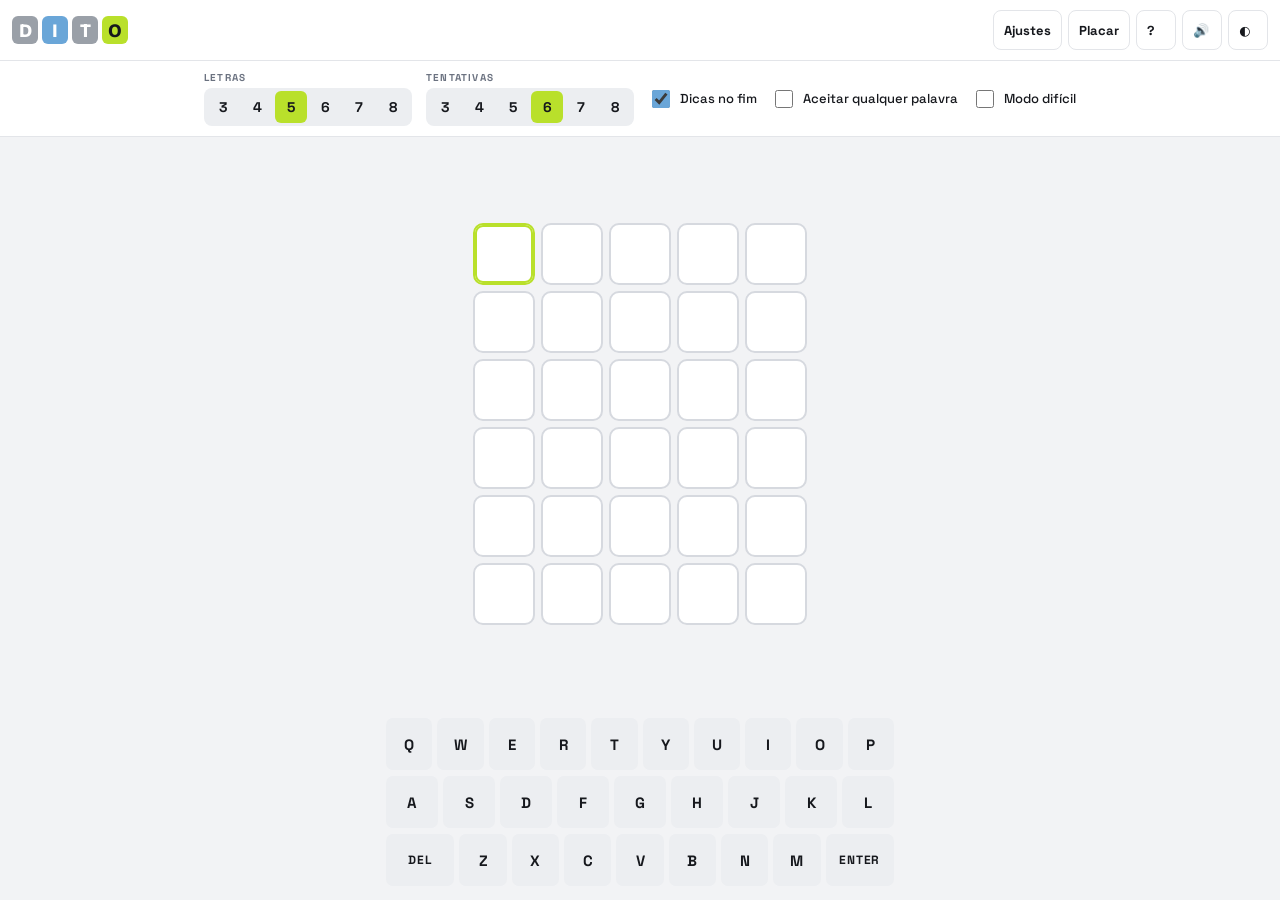
<file: index.html>
<!DOCTYPE html>
<html lang="pt-BR">
<head>
<meta charset="utf-8">
<meta name="viewport" content="width=device-width, initial-scale=1, viewport-fit=cover">
<meta name="description" content="Dito — jogo de adivinhar palavras em português, no estilo Wordle/Termo.">
<meta name="theme-color" id="metaTheme" content="#f2f3f5">
<meta name="mobile-web-app-capable" content="yes">
<meta name="apple-mobile-web-app-capable" content="yes">
<meta name="apple-mobile-web-app-status-bar-style" content="black-translucent">
<link rel="icon" href="data:image/svg+xml,%3Csvg xmlns='http://www.w3.org/2000/svg' viewBox='0 0 64 64'%3E%3Crect width='64' height='64' rx='14' fill='%23b9e02b'/%3E%3Ctext x='32' y='45' font-family='Arial,sans-serif' font-size='36' font-weight='800' text-anchor='middle' fill='%2316181d'%3ED%3C/text%3E%3C/svg%3E">
<title>Dito — adivinhe a palavra</title>
<link rel="preconnect" href="https://fonts.googleapis.com">
<link rel="preconnect" href="https://fonts.gstatic.com" crossorigin>
<link href="https://fonts.googleapis.com/css2?family=Bricolage+Grotesque:opsz,wght@12..96,600;12..96,800&family=Space+Grotesk:wght@500;700&display=swap" rel="stylesheet">
<link rel="stylesheet" href="style.css?v=7">
</head>
<body>

<header>
  <div class="brand" aria-label="Dito"><span>D</span><span>I</span><span>T</span><span>O</span></div>
  <div class="tools">
    <button class="icon-btn" id="btnConfig" aria-expanded="true">Ajustes</button>
    <button class="icon-btn" id="btnStats">Placar</button>
    <button class="icon-btn" id="btnHelp" aria-label="Como jogar">?</button>
    <button class="icon-btn" id="btnSound" aria-label="Ativar ou desativar som" aria-pressed="true">🔊</button>
    <button class="icon-btn" id="btnTheme" aria-label="Alternar tema">◐</button>
  </div>
</header>

<section class="config" id="config">
  <div class="field">
    <label>Letras</label>
    <div class="seg" id="segLen" role="group" aria-label="Número de letras"></div>
  </div>
  <div class="field">
    <label>Tentativas</label>
    <div class="seg" id="segTries" role="group" aria-label="Número de tentativas"></div>
  </div>
  <label class="check"><input type="checkbox" id="optHints" checked> Dicas no fim</label>
  <label class="check"><input type="checkbox" id="optFree"> Aceitar qualquer palavra</label>
  <label class="check"><input type="checkbox" id="optHard"> Modo difícil</label>
</section>

<main>
  <div id="hint" aria-live="polite"></div>
  <div id="board" role="grid" aria-label="Tabuleiro"></div>
  <div id="end"></div>
</main>

<div id="keyboard"></div>
<div id="toast" aria-live="polite"></div>

<div class="sheet" id="sheetHelp">
  <div class="sheet-card">
    <h2>Como jogar</h2>
    <p>Descubra a palavra secreta antes de acabarem as tentativas. Cada palpite precisa ter o número de letras escolhido.</p>
    <div class="legend"><div class="t correct" style="background:var(--correct);color:var(--correct-ink)">L</div> A letra está na palavra e na posição certa.</div>
    <div class="legend"><div class="t present" style="background:var(--present);color:var(--present-ink)">U</div> A letra está na palavra, mas em outra posição.</div>
    <div class="legend"><div class="t absent" style="background:var(--absent);color:var(--absent-ink)">Z</div> A letra não aparece na palavra.</div>
    <p>Acentos são preenchidos automaticamente: digite <b>avo</b> e, se a resposta for <b>avô</b>, vale igual. O cedilha entra como <b>C</b>.</p>
    <p>No <b>modo difícil</b>, todas as pistas reveladas precisam ser usadas no palpite seguinte.</p>
    <button class="btn ghost close" data-close>Fechar</button>
  </div>
</div>

<div class="sheet" id="sheetStats">
  <div class="sheet-card">
    <h2>Placar</h2>
    <p>Somando todos os tamanhos de palavra, salvo neste navegador.</p>
    <div class="stats">
      <div class="stat"><b id="stPlayed">0</b><span>Jogos</span></div>
      <div class="stat"><b id="stWins">0</b><span>Vitórias</span></div>
      <div class="stat"><b id="stRate">0%</b><span>Aproveitamento</span></div>
      <div class="stat"><b id="stStreak">0</b><span>Sequência</span></div>
    </div>
    <button class="btn ghost close" data-close>Fechar</button>
  </div>
</div>

<script src="script.js?v=7"></script>
</body>
</html>
</file>
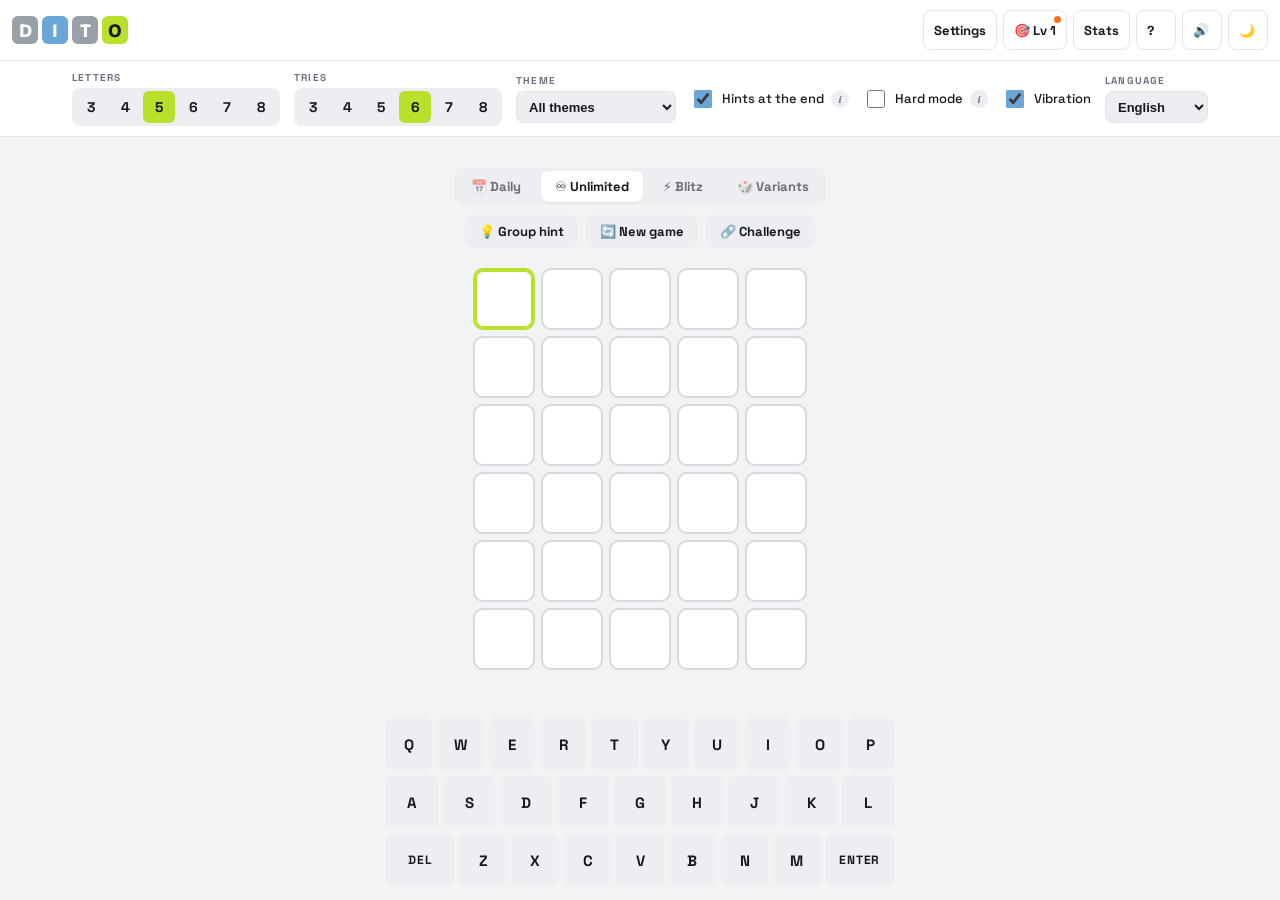
<file: wwwroot/index.html>
<!DOCTYPE html>
<html lang="pt-BR">
<head>
<meta charset="utf-8">
<meta name="viewport" content="width=device-width, initial-scale=1, viewport-fit=cover">
<meta name="description" content="Dito — jogo de adivinhar palavras em português, no estilo Wordle/Termo." data-en-content="Dito — a word guessing game in Portuguese and English, in the style of Wordle.">
<meta name="theme-color" id="metaTheme" content="#f2f3f5">
<meta name="mobile-web-app-capable" content="yes">
<meta name="apple-mobile-web-app-capable" content="yes">
<meta name="apple-mobile-web-app-status-bar-style" content="black-translucent">
<link rel="icon" href="data:image/svg+xml,%3Csvg xmlns='http://www.w3.org/2000/svg' viewBox='0 0 64 64'%3E%3Crect width='64' height='64' rx='14' fill='%23b9e02b'/%3E%3Ctext x='32' y='45' font-family='Arial,sans-serif' font-size='36' font-weight='800' text-anchor='middle' fill='%2316181d'%3ED%3C/text%3E%3C/svg%3E">
<title data-en="Dito — guess the word">Dito — adivinhe a palavra</title>
<script>
/* idioma, decidido antes de desenhar a página (script.js lê de <html lang>):
   1) link de desafio (#w=..., 6º campo) — a palavra só existe no idioma de quem criou;
   2) ?lang=pt|en na URL; 3) escolha salva no seletor ('dito:lang');
   4) idioma do navegador (português → pt, qualquer outro → en) */
(function(){
  var lang = null, h = location.hash;
  if(h.indexOf('#w=')===0){
    try{ lang = decodeURIComponent(atob(h.slice(3))).split('.')[5]==='en' ? 'en' : 'pt'; }catch(e){}
  }
  if(!lang){ var q = /[?&]lang=(pt|en)\b/.exec(location.search); if(q) lang = q[1]; }
  if(!lang){ try{ lang = localStorage.getItem('dito:lang'); }catch(e){} }
  if(lang!=='pt' && lang!=='en'){
    var list = navigator.languages && navigator.languages.length ? navigator.languages : [navigator.language || ''];
    lang = 'en';
    for(var i=0;i<list.length;i++){
      var x = String(list[i]).toLowerCase();
      if(x.indexOf('pt')===0){ lang = 'pt'; break; }
      if(x.indexOf('en')===0) break;
    }
  }
  document.documentElement.lang = lang==='en' ? 'en' : 'pt-BR';
})();
</script>
<link rel="preconnect" href="https://fonts.googleapis.com">
<link rel="preconnect" href="https://fonts.gstatic.com" crossorigin>
<link href="https://fonts.googleapis.com/css2?family=Bricolage+Grotesque:opsz,wght@12..96,600;12..96,800&family=Space+Grotesk:wght@500;700&display=swap" rel="stylesheet">
<link rel="stylesheet" href="style.css?v=28">
</head>
<body>

<header>
  <div class="brand" aria-label="Dito"><span>D</span><span>I</span><span>T</span><span>O</span></div>
  <div class="tools">
    <button class="icon-btn" id="btnConfig" aria-expanded="true" data-en="Settings">Ajustes</button>
    <button class="icon-btn" id="btnProfile" title="Nível e missões do dia" data-en-title="Level and daily missions">🎯 Nv 1</button>
    <button class="icon-btn" id="btnStats" data-en="Stats">Placar</button>
    <button class="icon-btn" id="btnHelp" aria-label="Como jogar" data-en-label="How to play">?</button>
    <button class="icon-btn" id="btnSound" aria-label="Ativar ou desativar som" data-en-label="Turn sound on or off" aria-pressed="true">🔊</button>
    <button class="icon-btn" id="btnTheme" aria-label="Alternar visual (claro, escuro, 3D)" data-en-label="Switch look (light, dark, 3D)">🌙</button>
  </div>
</header>

<section class="config" id="config">
  <div class="field">
    <label data-en="Letters">Letras</label>
    <div class="seg" id="segLen" role="group" aria-label="Número de letras" data-en-label="Number of letters"></div>
  </div>
  <div class="field">
    <label data-en="Tries">Tentativas</label>
    <div class="seg" id="segTries" role="group" aria-label="Número de tentativas" data-en-label="Number of tries"></div>
  </div>
  <div class="field" id="fieldTheme">
    <label data-en="Theme">Tema</label>
    <select id="selTheme" aria-label="Tema das palavras" data-en-label="Word theme"></select>
  </div>
  <label class="check"><input type="checkbox" id="optHints" checked> <span data-en="Hints at the end">Dicas no fim</span>
    <button type="button" class="tip" aria-label="O que é: Dicas no fim" data-en-label="What is: Hints at the end" data-tip="Nas 2 últimas tentativas o jogo dá uma ajuda: primeiro diz uma letra que está na palavra, depois deixa marcada a posição de uma letra." data-en-tip="On your last 2 tries the game helps out: first it tells you a letter that is in the word, then it marks the position of a letter.">i</button></label>
  <label class="check"><input type="checkbox" id="optHard"> <span data-en="Hard mode">Modo difícil</span>
    <button type="button" class="tip end" aria-label="O que é: Modo difícil" data-en-label="What is: Hard mode" data-tip="Toda pista revelada precisa ser usada: as letras verdes ficam travadas no lugar e as azuis têm que aparecer no palpite seguinte. Só dá pra ligar no começo da partida." data-en-tip="Every revealed clue must be used: green letters stay locked in place and blue ones must appear in your next guess. Can only be turned on at the start of a game.">i</button></label>
  <label class="check"><input type="checkbox" id="optVibe" checked> <span data-en="Vibration">Vibração</span></label>
  <div class="field" id="fieldLang">
    <label for="selLang" data-en="Language">Idioma</label>
    <select id="selLang" aria-label="Idioma / Language">
      <option value="pt">Português</option>
      <option value="en">English</option>
    </select>
  </div>
</section>

<main>
  <div class="mode-tabs" id="modeTabs" role="group" aria-label="Modo de jogo" data-en-label="Game mode">
    <button class="tab" id="tabDaily" data-mode="daily" title="Uma palavra de 5 letras por dia, a mesma pra todo mundo" data-en-title="One 5-letter word a day, the same for everyone" data-en="📅 Daily">📅 Diário</button>
    <button class="tab" id="tabFree" data-mode="free" aria-pressed="true" title="Quantas partidas quiser, com as letras, tentativas e tema dos Ajustes" data-en-title="As many games as you like, with the letters, tries and theme from Settings" data-en="♾️ Unlimited">♾️ Infinito</button>
    <button class="tab" id="tabBlitz" data-mode="blitz" title="Contra o relógio: acerte o máximo de palavras em 2min30" data-en-title="Against the clock: guess as many words as you can in 2:30" data-en="⚡ Blitz">⚡ Relâmpago</button>
    <button class="tab" id="tabVariant" data-mode="variant" title="Dueto, Quarteto, Trapaceiro, Corrente, Morte súbita, Passa-e-joga, Mentiroso, Contagem, Memória, Escada e Anagrama" data-en-title="Duet, Quartet, Cheater, Chain, Sudden death, Pass &amp; play, Liar, Count, Memory, Ladder and Anagram">🎲 Variações</button>
  </div>
  <div class="hint-actions">
    <button class="btn ghost" id="btnGroupHint" title="Mostra o grupo temático da palavra secreta (uma vez por partida)" data-en-title="Shows the theme group of the secret word (once per game)" data-en="💡 Group hint">💡 Dica de grupo</button>
    <button class="btn ghost" id="btnNewGame" title="Abandona esta partida e sorteia outra palavra">🔄 Novo jogo</button>
    <button class="btn ghost" id="btnChallenge" title="Copia um link com esta palavra pra um amigo tentar a mesma" data-en-title="Copies a link with this word so a friend can try the same one" data-en="🔗 Challenge">🔗 Desafiar</button>
  </div>
  <div id="blitzBar" hidden aria-live="off"></div>
  <div id="varBar" hidden aria-live="polite"></div>
  <div id="hint" aria-live="polite"></div>
  <div id="board" role="grid" aria-label="Tabuleiro" data-en-label="Board"></div>
  <div id="end"></div>
</main>

<div id="keyboard"></div>
<div id="toast" aria-live="polite"></div>

<div class="sheet" id="sheetHelp">
  <div class="sheet-card">
    <h2 data-en="How to play">Como jogar</h2>
    <div data-lang="pt">
    <p>Descubra a palavra secreta antes de acabarem as tentativas. Cada palpite precisa ter o número de letras escolhido.</p>
    <div class="legend"><div class="t correct" style="background:var(--correct);color:var(--correct-ink)">L</div> A letra está na palavra e na posição certa.</div>
    <div class="legend"><div class="t present" style="background:var(--present);color:var(--present-ink)">U</div> A letra está na palavra, mas em outra posição.</div>
    <div class="legend"><div class="t absent" style="background:var(--absent);color:var(--absent-ink)">Z</div> A letra não aparece na palavra.</div>
    <p>Acentos são preenchidos automaticamente: digite <b>avo</b> e, se a resposta for <b>avô</b>, vale igual. O cedilha entra como <b>C</b>.</p>
    <p>No <b>modo difícil</b>, todas as pistas reveladas precisam ser usadas no palpite seguinte, e as letras verdes já descobertas ficam travadas no lugar. Fora dele você pode chutar qualquer coisa — as verdes só aparecem apagadinhas como lembrete.</p>
    <p>O botão <b>💡 Dica de grupo</b> (uso único por partida) revela a que grupo temático a palavra secreta pertence — animais, comida, emoções, ações... — junto com outra palavra do mesmo grupo como exemplo.</p>
    <p>No modo <b>📅 Diário</b> todo mundo joga a mesma palavra de 5 letras no mesmo dia (uma partida por dia); no <b>♾️ Infinito</b> vale a configuração de letras, tentativas e tema escolhida em Ajustes.</p>
    <p>Em <b>Ajustes → Tema</b>, dá pra restringir o sorteio a uma categoria (animais, comida, emoções...). Tamanhos sem palavra suficiente naquele tema ficam desativados.</p>
    <p>O botão <b>🔗 Desafiar</b> copia, a qualquer momento da partida, um link com a palavra em jogo, para um amigo tentar a mesma — como nenhum dos dois vê a resposta antes de jogar, é um duelo justo. As configurações de dicas e modo difícil vão junto no link e ficam travadas com o valor de quem criou o desafio. Desativado no modo Diário (a palavra já é igual pra todo mundo) e durante um duelo em andamento.</p>
    <p>O botão <b>🔄 Novo jogo</b> abandona a partida atual e sorteia outra a qualquer momento (não disponível no modo Diário).</p>
    <p>No <b>⚡ Relâmpago</b> você corre contra o relógio: 2min30 para acertar o máximo de palavras de 5 letras. Cada acerto devolve <b>30 segundos</b> e vale pontos: 100 + 20 por tentativa que sobrou + 25 por acerto seguido (combo 🔥). Seus 10 melhores resultados ficam salvos neste navegador, no Placar. Dá pra pular uma palavra difícil pagando 10 segundos. O relógio só começa quando você digita a primeira letra.</p>
    <p>No fim de cada partida, a linha <b>🔍</b> mostra quantas palavras ainda eram possíveis depois de cada palpite — dá pra ver qual chute foi mais esperto.</p>
    <p>O botão <b>☀️ / 🌙 / 🌀</b> no topo alterna o visual: claro, escuro e <b>3D</b>, com cores suaves, peças em relevo e teclas que afundam ao apertar. No computador, o tabuleiro acompanha o mouse com uma inclinação sutil.</p>
    <p>Na aba <b>🎲 Variações</b> tem jeitos diferentes de jogar o Infinito: <b>🧩 Dueto</b> e <b>🀄 Quarteto</b> (2 ou 4 palavras ao mesmo tempo, cada palpite vale para todas — as teclas ficam divididas com a cor de cada tabuleiro), <b>😈 Trapaceiro</b> (o jogo foge do seu palpite trocando a palavra), <b>⛓️ Corrente</b> (a palavra acertada vira o 1º palpite da próxima), <b>💀 Morte súbita</b> (3 tentativas, pontos por acerto, o primeiro erro acaba a rodada), <b>👥 Passa-e-joga</b> (duas pessoas revezando no mesmo aparelho), <b>🤥 Mentiroso</b> (um palpite sim, um não, uma casinha mostra a cor errada), <b>🔢 Contagem</b> (sem cores, só quantas letras estão certas), <b>🧠 Memória</b> (só o último palpite fica colorido), <b>🪜 Escada</b> (de 3 a 8 letras, um degrau por acerto) e <b>🔀 Anagrama</b> (as letras vêm embaralhadas, falta achar a ordem).</p>
    <p>No Diário, o botão <b>📚 Arquivo</b> abre um calendário para jogar os dias que você perdeu. A sequência de dias seguidos acertando aparece no Placar.</p>
    <p>Toda partida rende <b>XP</b> e sobe o seu nível. Em <b>🎯</b> ficam as <b>3 missões do dia</b> (iguais pra todo mundo), que dão XP extra.</p>
    <p>No fim da partida dá pra ver o significado da palavra no Dicio e compartilhar o resultado como texto ou como <b>🖼️ imagem</b> (só as cores, sem entregar a palavra).</p>
    <p>Em <b>🎯</b> dá pra <b>entrar com o Google</b> e sincronizar XP, conquistas, placar, recordes e o histórico do diário entre celular e computador (tudo fica numa pasta escondida do seu próprio Google Drive). Se os aparelhos discordarem, nada se perde: fica o maior XP e todas as conquistas e recordes dos dois.</p>
    <p>Jogando, você desbloqueia <b>🏆 conquistas</b> (acertar de primeira, vencer no modo difícil, explorar vários temas...). Veja todas no <b>Placar</b>.</p>
    <p>O jogo existe em <b>português e inglês</b> — cada idioma tem a sua lista de palavras e a sua palavra do dia. Troque em <b>Ajustes → Idioma</b>.</p>
    </div>
    <div data-lang="en">
    <p>Find the secret word before you run out of tries. Every guess must have the chosen number of letters.</p>
    <div class="legend"><div class="t correct" style="background:var(--correct);color:var(--correct-ink)">W</div> The letter is in the word and in the right spot.</div>
    <div class="legend"><div class="t present" style="background:var(--present);color:var(--present-ink)">O</div> The letter is in the word, but in another spot.</div>
    <div class="legend"><div class="t absent" style="background:var(--absent);color:var(--absent-ink)">X</div> The letter is not in the word.</div>
    <p>In <b>hard mode</b>, every revealed clue must be used in your next guess, and green letters you already found stay locked in place. Without it you can guess anything — greens only show up faded as a reminder.</p>
    <p>The <b>💡 Group hint</b> button (once per game) reveals which theme group the secret word belongs to — animals, food, emotions, actions... — along with another word from the same group as an example.</p>
    <p>In <b>📅 Daily</b> mode everyone plays the same 5-letter word on the same day (one game a day); in <b>♾️ Unlimited</b> the letters, tries and theme from Settings apply.</p>
    <p>In <b>Settings → Theme</b> you can limit the draw to one category (animals, food, emotions...). Lengths without enough words in that theme are disabled.</p>
    <p>The <b>🔗 Challenge</b> button copies, at any point during a game, a link with the current word so a friend can try the same one — since neither of you sees the answer before playing, it's a fair duel. The hints and hard mode settings travel with the link and stay locked to the creator's choice. Disabled in Daily mode (the word is already the same for everyone) and during an ongoing duel.</p>
    <p>The <b>🔄 New game</b> button gives up the current game and draws another word at any time (not available in Daily mode).</p>
    <p>In <b>⚡ Blitz</b> you race the clock: 2:30 to guess as many 5-letter words as you can. Each correct word gives you <b>30 seconds</b> back and is worth points: 100 + 20 per unused try + 25 per word in a row (🔥 combo). Your 10 best results are saved in this browser, under Stats. You can skip a hard word for 10 seconds. The clock only starts when you type the first letter.</p>
    <p>At the end of every game, the <b>🔍</b> line shows how many words were still possible after each guess — see which guess was the smartest.</p>
    <p>The <b>☀️ / 🌙 / 🌀</b> button at the top switches the look: light, dark and <b>3D</b>, with soft colors, raised tiles and keys that press down. On a computer, the board follows the mouse with a subtle tilt.</p>
    <p>The <b>🎲 Variants</b> tab has different ways to play Unlimited: <b>🧩 Duet</b> and <b>🀄 Quartet</b> (2 or 4 words at once, every guess counts for all of them — keys are split with each board's color), <b>😈 Cheater</b> (the game dodges your guess by switching words), <b>⛓️ Chain</b> (the word you guessed becomes the 1st guess of the next one), <b>💀 Sudden death</b> (3 tries, points per word, the first miss ends the round), <b>👥 Pass &amp; play</b> (two people taking turns on the same device), <b>🤥 Liar</b> (every other guess, one tile shows the wrong color), <b>🔢 Count</b> (no colors, only how many letters are right), <b>🧠 Memory</b> (only the last guess stays colored), <b>🪜 Ladder</b> (from 3 to 8 letters, one step per win) and <b>🔀 Anagram</b> (the letters come scrambled, you just need the order).</p>
    <p>In Daily, the <b>📚 Archive</b> button opens a calendar to play the days you missed. Your streak of days in a row appears under Stats.</p>
    <p>Every game earns <b>XP</b> and raises your level. Under <b>🎯</b> you'll find the <b>3 daily missions</b> (the same for everyone), which give extra XP.</p>
    <p>At the end of a game you can look up the word in the dictionary and share your result as text or as an <b>🖼️ image</b> (colors only, no spoilers).</p>
    <p>Under <b>🎯</b> you can <b>sign in with Google</b> to sync XP, achievements, stats, records and daily history between phone and computer (it's all kept in a hidden folder in your own Google Drive). If devices disagree, nothing is lost: the highest XP and every achievement and record from both are kept.</p>
    <p>As you play, you unlock <b>🏆 achievements</b> (guessing on the first try, winning in hard mode, exploring many themes...). See them all under <b>Stats</b>.</p>
    <p>The game is available in <b>Portuguese and English</b> — each language has its own word list and its own word of the day. Change it under <b>Settings → Language</b>.</p>
    </div>
    <button class="btn ghost close" data-close data-en="Close">Fechar</button>
  </div>
</div>

<div class="sheet" id="sheetStats">
  <div class="sheet-card">
    <h2 data-en="Stats">Placar</h2>
    <p data-en="All word lengths combined, saved in this browser.">Somando todos os tamanhos de palavra, salvo neste navegador.</p>
    <div class="stats">
      <div class="stat"><b id="stPlayed">0</b><span data-en="Played">Jogos</span></div>
      <div class="stat"><b id="stWins">0</b><span data-en="Wins">Vitórias</span></div>
      <div class="stat"><b id="stRate">0%</b><span data-en="Win rate">Aproveitamento</span></div>
      <div class="stat"><b id="stStreak">0</b><span data-en="Streak">Sequência</span></div>
    </div>
    <p data-en="Guess distribution (wins)">Distribuição de tentativas (vitórias)</p>
    <div class="dist" id="stDist"></div>
    <p data-en="📅 Word of the day">📅 Palavra do dia</p>
    <div id="stDaily"></div>
    <p data-en="🎲 Variant records">🎲 Recordes das variações</p>
    <div class="runs" id="stRuns"></div>
    <p data-en="⚡ Your Blitz records">⚡ Seus recordes no Relâmpago</p>
    <div id="stBlitz"></div>
    <p><span data-en="Achievements">Conquistas</span> <b id="stAchCount"></b></p>
    <div class="ach" id="stAch"></div>
    <button class="btn ghost close" data-close data-en="Close">Fechar</button>
  </div>
</div>

<div class="sheet" id="sheetVariant">
  <div class="sheet-card">
    <h2 data-en="🎲 Variants">🎲 Variações</h2>
    <p data-en="Different ways to play Unlimited. The letters and theme from Settings still apply.">Jeitos diferentes de jogar o Infinito. As letras e o tema dos Ajustes continuam valendo.</p>
    <div class="vlist" id="variantList"></div>
    <button class="btn ghost close" data-close data-en="Close">Fechar</button>
  </div>
</div>

<div class="sheet" id="sheetArchive">
  <div class="sheet-card">
    <h2 data-en="📚 Daily archive">📚 Arquivo do diário</h2>
    <p data-en="Tap a day to play its word (or see your result again). Days played from the archive don't count toward your streak.">Toque num dia para jogar a palavra dele (ou rever o resultado). Dias jogados pelo arquivo não contam na sequência.</p>
    <div id="archiveBody"></div>
    <button class="btn ghost close" data-close data-en="Close">Fechar</button>
  </div>
</div>

<div class="sheet" id="sheetProfile">
  <div class="sheet-card">
    <h2 data-en="🎯 Level and missions">🎯 Nível e missões</h2>
    <div class="level" id="pfLevel"></div>
    <p data-en="Today's missions &lt;small&gt;(renewed at midnight · tap to jump right in)&lt;/small&gt;">Missões de hoje <small>(renovam à meia-noite · toque pra ir direto)</small></p>
    <ul class="missions" id="pfMissions"></ul>
    <p data-en="Every game earns XP: wins are worth more with tries to spare, long words, hard mode and tough variants. Losing still gives a little.">Cada partida dá XP: vitórias valem mais com tentativas sobrando, palavras longas, modo difícil e variações difíceis. Perder ainda dá um pouquinho.</p>
    <div class="sync" id="pfSync" hidden></div>
    <button class="btn ghost close" data-close data-en="Close">Fechar</button>
  </div>
</div>

<script src="script.js?v=33"></script>
</body>
</html>
</file>
<file: style.css>
:root{
  --bg:#f2f3f5;
  --panel:#ffffff;
  --ink:#16181d;
  --ink-soft:#6b7280;
  --line:#e3e5e9;
  --tile-empty:#ffffff;
  --tile-border:#d6d9df;
  --tile-typed:#b6bac2;
  --correct:#b9e02b;
  --correct-ink:#16181d;
  --present:#6aa6d8;
  --present-ink:#ffffff;
  --absent:#9aa0a8;
  --absent-ink:#ffffff;
  --key:#eceef1;
  --key-ink:#16181d;
  --radius:10px;
  --tile:clamp(38px, 13vw, 62px);
  --gap:6px;
}
html[data-theme="dark"]{
  --bg:#101216;
  --panel:#171a20;
  --ink:#f2f3f5;
  --ink-soft:#9aa0a8;
  --line:#262a32;
  --tile-empty:#171a20;
  --tile-border:#333944;
  --tile-typed:#5b6270;
  --key:#262a32;
  --key-ink:#f2f3f5;
  --absent:#3b414c;
  --absent-ink:#8b929d;
}
*{box-sizing:border-box}
html,body{height:100%; overscroll-behavior-y:contain}
@supports (height: 100dvh){ html,body{height:100dvh} }
html{-webkit-text-size-adjust:100%;text-size-adjust:100%}
body{
  margin:0;
  background:var(--bg);
  color:var(--ink);
  font-family:"Space Grotesk",system-ui,-apple-system,"Segoe UI",sans-serif;
  display:flex;
  flex-direction:column;
  align-items:center;
  overflow-x:hidden;
  -webkit-tap-highlight-color:transparent;
  touch-action:manipulation;
}
button{font-family:inherit;color:inherit;cursor:pointer;touch-action:manipulation;-webkit-user-select:none;user-select:none}
button:focus-visible,select:focus-visible,input:focus-visible{outline:3px solid var(--present);outline-offset:2px}

/* ---------- topo ---------- */
header{
  width:100%;
  border-bottom:1px solid var(--line);
  background:var(--panel);
  display:flex;
  flex-wrap:wrap;
  align-items:center;
  justify-content:space-between;
  gap:8px;row-gap:6px;
  padding:max(10px, env(safe-area-inset-top)) max(12px, env(safe-area-inset-right)) 10px max(12px, env(safe-area-inset-left));
  position:sticky;top:0;z-index:20;
}
.brand{display:flex;gap:4px;align-items:center}
.brand span{
  font-family:"Bricolage Grotesque",sans-serif;
  font-weight:800;
  font-size:19px;
  line-height:1;
  width:26px;height:28px;
  display:grid;place-items:center;
  border-radius:6px;
  background:var(--absent);
  color:var(--absent-ink);
  animation:brandflip .5s ease both;
}
.brand span:nth-child(1){animation-delay:.05s}
.brand span:nth-child(2){animation-delay:.15s;background:var(--present);color:var(--present-ink)}
.brand span:nth-child(3){animation-delay:.25s}
.brand span:nth-child(4){animation-delay:.35s;background:var(--correct);color:var(--correct-ink)}
@keyframes brandflip{from{transform:rotateX(-90deg);opacity:0}to{transform:none;opacity:1}}
.tools{display:flex;flex-wrap:wrap;justify-content:flex-end;gap:6px}
.icon-btn{
  border:1px solid var(--line);
  background:transparent;
  border-radius:8px;
  height:40px;min-width:40px;padding:0 10px;
  font-size:13px;font-weight:700;
  display:inline-flex;align-items:center;gap:6px;
}
.icon-btn:hover{background:var(--key)}
.icon-btn[aria-pressed="false"]{opacity:.5}

/* ---------- barra de configuração ---------- */
.config{
  width:100%;
  background:var(--panel);
  border-bottom:1px solid var(--line);
  display:flex;flex-wrap:wrap;gap:14px;
  justify-content:center;align-items:center;
  padding:10px 12px;
}
.config.hidden{display:none}
.field{display:flex;flex-direction:column;gap:4px}
.field label{font-size:10px;letter-spacing:.12em;text-transform:uppercase;color:var(--ink-soft);font-weight:700}
.seg{display:flex;background:var(--key);border-radius:8px;padding:3px;gap:2px}
.seg button{
  border:0;background:transparent;border-radius:6px;
  width:32px;height:32px;font-weight:700;font-size:14px;
}
.seg button[aria-pressed="true"]{background:var(--correct);color:var(--correct-ink)}
.check{display:flex;align-items:center;gap:7px;font-size:13px;font-weight:500;cursor:pointer;padding:4px 0}
.check input{width:18px;height:18px;accent-color:var(--present);flex:none}

/* ---------- tabuleiro ---------- */
main{
  flex:1;width:100%;
  display:flex;flex-direction:column;align-items:center;justify-content:center;
  padding:10px 8px;gap:10px;
}
#board{display:grid;gap:var(--gap);justify-content:center}
.row{display:grid;gap:var(--gap)}
.tile{
  width:var(--tile);height:var(--tile);
  border-radius:var(--radius);
  background:var(--tile-empty);
  border:2px solid var(--tile-border);
  display:grid;place-items:center;
  font-weight:700;
  font-size:calc(var(--tile) * .5);
  text-transform:uppercase;
  user-select:none;
  transition:transform .1s ease, border-color .1s ease;
}
.tile.filled{border-color:var(--tile-typed);animation:pop .1s ease}
@keyframes pop{from{transform:scale(.9)}to{transform:scale(1)}}
.tile.reveal{animation:flip .5s ease forwards}
@keyframes flip{
  0%{transform:rotateX(0)}
  49%{transform:rotateX(90deg)}
  50%{transform:rotateX(90deg)}
  100%{transform:rotateX(0)}
}
.tile.correct{background:var(--correct);border-color:var(--correct);color:var(--correct-ink)}
.tile.present{background:var(--present);border-color:var(--present);color:var(--present-ink)}
.tile.absent{background:var(--absent);border-color:var(--absent);color:var(--absent-ink)}
.tile.ghost{color:var(--tile-typed);opacity:.6;font-style:italic}
.row.active-row .tile:not(.locked){cursor:pointer}
.tile.locked{background:var(--correct);border-color:var(--correct);color:var(--correct-ink)}
.tile.active{border-color:var(--correct);box-shadow:0 0 0 2px var(--correct) inset}
.hintbar{
  display:flex;align-items:center;gap:9px;
  background:var(--panel);border:1px solid var(--line);
  border-left:4px solid var(--present);
  border-radius:10px;padding:9px 14px;
  font-size:13.5px;font-weight:500;max-width:min(94vw,460px);
  animation:fade .3s ease;
}
.hintbar b{font-weight:700}
.hintbar .bulb{font-size:16px;flex:none}
.row.shake{animation:shake .5s}
@keyframes shake{
  10%,90%{transform:translateX(-2px)}
  20%,80%{transform:translateX(4px)}
  30%,50%,70%{transform:translateX(-7px)}
  40%,60%{transform:translateX(7px)}
}
.row.win .tile{animation:jump .5s ease}
.row.win .tile:nth-child(2){animation-delay:.08s}
.row.win .tile:nth-child(3){animation-delay:.16s}
.row.win .tile:nth-child(4){animation-delay:.24s}
.row.win .tile:nth-child(5){animation-delay:.32s}
.row.win .tile:nth-child(6){animation-delay:.4s}
.row.win .tile:nth-child(7){animation-delay:.48s}
.row.win .tile:nth-child(8){animation-delay:.56s}
@keyframes jump{
  0%,100%{transform:translateY(0)}
  40%{transform:translateY(-22px)}
  55%{transform:translateY(4px)}
}

/* ---------- mensagens ---------- */
#toast{
  position:fixed;top:70px;left:50%;transform:translateX(-50%);
  display:flex;flex-direction:column;gap:6px;align-items:center;
  z-index:60;pointer-events:none;
}
.msg{
  background:var(--ink);color:var(--bg);
  padding:9px 16px;border-radius:999px;
  font-weight:700;font-size:14px;
  animation:fade .2s ease;
}
@keyframes fade{from{opacity:0;transform:translateY(-6px)}to{opacity:1}}

/* ---------- fim de jogo ---------- */
.endbar{
  display:flex;flex-direction:column;align-items:center;gap:8px;
  background:var(--panel);border:1px solid var(--line);
  border-radius:14px;padding:14px 18px;
  animation:fade .3s ease;
}
.endbar .word{
  font-family:"Bricolage Grotesque",sans-serif;
  font-weight:800;font-size:24px;letter-spacing:.02em;text-transform:uppercase;
}
.endbar .sub{font-size:13px;color:var(--ink-soft)}
.endbar .actions{display:flex;gap:8px;margin-top:4px}
.btn{
  border:0;border-radius:9px;padding:10px 16px;
  font-weight:700;font-size:14px;
  background:var(--correct);color:var(--correct-ink);
}
.btn.ghost{background:var(--key);color:var(--key-ink)}

/* ---------- teclado ---------- */
#keyboard{
  width:100%;max-width:520px;
  display:flex;flex-direction:column;gap:6px;
  padding:8px max(6px, env(safe-area-inset-right)) max(14px, env(safe-area-inset-bottom)) max(6px, env(safe-area-inset-left));
}
.krow{display:flex;gap:5px;justify-content:center}
.key{
  flex:1;min-width:0;height:52px;
  border:0;border-radius:7px;
  background:var(--key);color:var(--key-ink);
  font-weight:700;font-size:15px;text-transform:uppercase;
  display:grid;place-items:center;
  transition:transform .06s ease;
}
.key:active{transform:scale(.94)}
.key.wide{flex:1.6;font-size:12px;letter-spacing:.06em}
.key.hint{box-shadow:inset 0 0 0 2px var(--present);animation:pulse 1.2s ease-in-out 3}
@keyframes pulse{50%{transform:scale(1.06)}}
.key.correct{background:var(--correct);color:var(--correct-ink)}
.key.present{background:var(--present);color:var(--present-ink)}
.key.absent{background:var(--absent);color:var(--absent-ink)}

/* ---------- painel lateral ---------- */
.sheet{
  position:fixed;inset:0;background:rgba(0,0,0,.45);
  display:none;place-items:center;z-index:80;
  padding:max(16px, env(safe-area-inset-top)) max(16px, env(safe-area-inset-right)) max(16px, env(safe-area-inset-bottom)) max(16px, env(safe-area-inset-left));
}
.sheet.open{display:grid}
.sheet-card{
  background:var(--panel);border-radius:16px;
  width:min(420px,100%);padding:20px;
  max-height:85vh;overflow:auto;
  animation:up .25s ease;
}
@keyframes up{from{transform:translateY(14px);opacity:0}to{transform:none;opacity:1}}
.sheet-card h2{
  font-family:"Bricolage Grotesque",sans-serif;
  margin:0 0 4px;font-size:20px;
}
.sheet-card p{font-size:14px;line-height:1.5;color:var(--ink-soft);margin:8px 0}
.legend{display:flex;gap:8px;align-items:center;margin:10px 0;font-size:14px}
.legend .t{
  width:34px;height:34px;border-radius:8px;display:grid;place-items:center;
  font-weight:700;flex:none;
}
.stats{display:flex;gap:8px;text-align:center;margin:14px 0}
.stat{flex:1;background:var(--key);border-radius:10px;padding:10px 4px}
.stat b{display:block;font-size:22px;font-family:"Bricolage Grotesque",sans-serif}
.stat span{font-size:10px;text-transform:uppercase;letter-spacing:.08em;color:var(--ink-soft)}
.close{margin-top:12px;width:100%}
@media (max-width:400px){ .key{height:46px;font-size:14px} }

/* telas bem estreitas (ex.: iPhone SE) — evita que os botões do topo estourem a largura */
@media (max-width:380px){
  header{gap:4px;padding-left:max(8px, env(safe-area-inset-left));padding-right:max(8px, env(safe-area-inset-right))}
  .icon-btn{height:36px;min-width:36px;padding:0 8px;font-size:12px;gap:4px}
  .brand span{width:22px;height:24px;font-size:16px}
}

/* celular em modo paisagem — pouca altura disponível, reduz respiros verticais */
@media (max-height:480px) and (orientation:landscape){
  .config{padding:6px 12px}
  main{padding:6px 8px;gap:6px}
  #keyboard{padding:6px max(6px, env(safe-area-inset-right)) max(8px, env(safe-area-inset-bottom)) max(6px, env(safe-area-inset-left))}
  .key{height:38px}
  .krow{gap:4px}
}

@media (prefers-reduced-motion:reduce){ *{animation:none !important;transition:none !important} }
</file>
<file: wwwroot/style.css>
:root{
  --bg:#f2f3f5;
  --panel:#ffffff;
  --ink:#16181d;
  --ink-soft:#6b7280;
  --line:#e3e5e9;
  --tile-empty:#ffffff;
  --tile-border:#d6d9df;
  --tile-typed:#b6bac2;
  --correct:#b9e02b;
  --correct-ink:#16181d;
  --present:#6aa6d8;
  --present-ink:#ffffff;
  --absent:#9aa0a8;
  --absent-ink:#ffffff;
  --key:#eceef1;
  --key-ink:#16181d;
  --radius:10px;
  --tile:clamp(38px, 13vw, 62px);
  --gap:6px;
}
html[data-theme="dark"]{
  --bg:#101216;
  --panel:#171a20;
  --ink:#f2f3f5;
  --ink-soft:#9aa0a8;
  --line:#262a32;
  --tile-empty:#171a20;
  --tile-border:#333944;
  --tile-typed:#5b6270;
  --key:#262a32;
  --key-ink:#f2f3f5;
  --absent:#3b414c;
  --absent-ink:#8b929d;
}
*{box-sizing:border-box}
/* min-height (não height): se o conteúdo passar da tela, o body cresce junto e o
   teclado fixo no rodapé (position:sticky) continua funcionando */
html,body{min-height:100%; overscroll-behavior-y:contain}
@supports (height: 100dvh){ html,body{min-height:100dvh} }
html{-webkit-text-size-adjust:100%;text-size-adjust:100%}
body{
  margin:0;
  background:var(--bg);
  color:var(--ink);
  font-family:"Space Grotesk",system-ui,-apple-system,"Segoe UI",sans-serif;
  display:flex;
  flex-direction:column;
  align-items:center;
  overflow-x:hidden;
  -webkit-tap-highlight-color:transparent;
  touch-action:manipulation;
}
button{font-family:inherit;color:inherit;cursor:pointer;touch-action:manipulation;-webkit-user-select:none;user-select:none}
button:focus-visible,select:focus-visible,input:focus-visible{outline:3px solid var(--present);outline-offset:2px}

/* ---------- topo ---------- */
header{
  width:100%;
  border-bottom:1px solid var(--line);
  background:var(--panel);
  display:flex;
  flex-wrap:wrap;
  align-items:center;
  justify-content:space-between;
  gap:8px;row-gap:6px;
  padding:max(10px, env(safe-area-inset-top)) max(12px, env(safe-area-inset-right)) 10px max(12px, env(safe-area-inset-left));
  position:sticky;top:0;z-index:20;
}
.brand{display:flex;gap:4px;align-items:center}
.brand span{
  font-family:"Bricolage Grotesque",sans-serif;
  font-weight:800;
  font-size:19px;
  line-height:1;
  width:26px;height:28px;
  display:grid;place-items:center;
  border-radius:6px;
  background:var(--absent);
  color:var(--absent-ink);
  animation:brandflip .5s ease both;
}
.brand span:nth-child(1){animation-delay:.05s}
.brand span:nth-child(2){animation-delay:.15s;background:var(--present);color:var(--present-ink)}
.brand span:nth-child(3){animation-delay:.25s}
.brand span:nth-child(4){animation-delay:.35s;background:var(--correct);color:var(--correct-ink)}
@keyframes brandflip{from{transform:rotateX(-90deg);opacity:0}to{transform:none;opacity:1}}
.tools{display:flex;flex-wrap:wrap;justify-content:flex-end;gap:6px}
.icon-btn{
  border:1px solid var(--line);
  background:transparent;
  border-radius:8px;
  height:40px;min-width:40px;padding:0 10px;
  font-size:13px;font-weight:700;
  display:inline-flex;align-items:center;gap:6px;
}
.icon-btn:hover{background:var(--key)}
.icon-btn[aria-pressed="false"]{opacity:.5}

/* ---------- barra de configuração ---------- */
.config{
  width:100%;
  background:var(--panel);
  border-bottom:1px solid var(--line);
  display:flex;flex-wrap:wrap;gap:14px;
  justify-content:center;align-items:center;
  padding:10px 12px;
}
.config.hidden{display:none}
.config{position:relative;z-index:16} /* tooltip das opções passa por cima do tabuleiro */
.field{display:flex;flex-direction:column;gap:4px}
.field label{font-size:10px;letter-spacing:.12em;text-transform:uppercase;color:var(--ink-soft);font-weight:700}
.seg{display:flex;background:var(--key);border-radius:8px;padding:3px;gap:2px}
.seg button{
  border:0;background:transparent;border-radius:6px;
  width:32px;height:32px;font-weight:700;font-size:14px;
}
.seg button[aria-pressed="true"]{background:var(--correct);color:var(--correct-ink)}
.check{display:flex;align-items:center;gap:7px;font-size:13px;font-weight:500;cursor:pointer;padding:4px 0}
.check input{width:18px;height:18px;accent-color:var(--present);flex:none}
#selTheme,#selLang{
  border:1px solid var(--line);background:var(--key);color:var(--key-ink);
  border-radius:8px;height:32px;padding:0 8px;font-weight:600;font-size:13px;
  max-width:160px;
}
/* "i" ao lado das opções: explica o que cada uma faz (hover no desktop, toque no celular) */
.tip{
  position:relative;flex:none;
  width:18px;height:18px;padding:0;border:0;border-radius:50%;
  background:var(--key);color:var(--ink-soft);
  font:700 11px/18px Georgia,serif;font-style:italic;text-align:center;
}
.tip:hover,.tip:focus{background:var(--present);color:var(--present-ink)}
.tip::after{
  content:attr(data-tip);
  position:absolute;top:calc(100% + 8px);left:50%;transform:translateX(-50%);
  width:max-content;max-width:min(250px, 70vw);
  background:var(--ink);color:var(--bg);
  padding:8px 11px;border-radius:8px;
  font:500 12.5px/1.4 "Space Grotesk",system-ui,sans-serif;font-style:normal;text-align:left;
  box-shadow:0 6px 18px rgba(0,0,0,.25);
  opacity:0;visibility:hidden;pointer-events:none;
  transition:opacity .15s ease;
  z-index:40;
}
.tip.end::after{left:auto;right:-6px;transform:none}
.tip:hover::after,.tip:focus::after{opacity:1;visibility:visible}
/* no celular as opções quebram em várias linhas: o balão sai logo abaixo do
   painel de ajustes, ocupando a largura toda, pra nunca vazar pela borda */
@media (max-width:600px){
  .tip{position:static}
  .tip::after,.tip.end::after{left:12px;right:12px;top:calc(100% + 6px);transform:none;width:auto;max-width:none}
}
.field.locked{opacity:.45;pointer-events:none}
/* textos longos nos dois idiomas (ex.: "Como jogar"): só aparece o do idioma atual */
html[lang="en"] [data-lang="pt"], html:not([lang="en"]) [data-lang="en"]{display:none}
.check.locked{opacity:.45;pointer-events:none}
.check.locked .tip{pointer-events:auto} /* explicação continua acessível durante o duelo */

/* ---------- abas de modo (diário / infinito) ---------- */
.mode-tabs{display:flex;justify-content:center;gap:6px;background:var(--key);border-radius:10px;padding:3px}
.mode-tabs .tab{
  border:0;background:transparent;border-radius:8px;
  padding:7px 14px;font-weight:700;font-size:13px;color:var(--key-ink);opacity:.6;
}
.mode-tabs .tab[aria-pressed="true"]{background:var(--panel);opacity:1;box-shadow:0 1px 2px rgba(0,0,0,.08)}

/* ---------- tabuleiro ---------- */
main{
  flex:1;width:100%;
  display:flex;flex-direction:column;align-items:center;justify-content:center;
  padding:10px 8px;gap:10px;
}
#board{display:grid;gap:var(--gap);justify-content:center}
.row{display:grid;gap:var(--gap)}
.tile{
  width:var(--tile);height:var(--tile);
  border-radius:var(--radius);
  background:var(--tile-empty);
  border:2px solid var(--tile-border);
  display:grid;place-items:center;
  font-weight:700;
  font-size:calc(var(--tile) * .5);
  text-transform:uppercase;
  user-select:none;
  transition:transform .1s ease, border-color .1s ease;
}
.tile.filled{border-color:var(--tile-typed);animation:pop .1s ease}
@keyframes pop{from{transform:scale(.9)}to{transform:scale(1)}}
.tile.reveal{animation:flip .5s ease forwards}
@keyframes flip{
  0%{transform:rotateX(0)}
  49%{transform:rotateX(90deg)}
  50%{transform:rotateX(90deg)}
  100%{transform:rotateX(0)}
}
.tile.correct{background:var(--correct);border-color:var(--correct);color:var(--correct-ink)}
.tile.present{background:var(--present);border-color:var(--present);color:var(--present-ink)}
.tile.absent{background:var(--absent);border-color:var(--absent);color:var(--absent-ink)}
.tile.ghost{color:var(--tile-typed);opacity:.6;font-style:italic}
.row.active-row .tile:not(.locked){cursor:pointer}
.tile.locked{background:var(--correct);border-color:var(--correct);color:var(--correct-ink)}
.tile.active{border-color:var(--correct);box-shadow:0 0 0 2px var(--correct) inset}
.hintbar{
  display:flex;align-items:center;gap:9px;
  background:var(--panel);border:1px solid var(--line);
  border-left:4px solid var(--present);
  border-radius:10px;padding:9px 14px;
  font-size:13.5px;font-weight:500;max-width:min(94vw,460px);
  animation:fade .3s ease;
}
.hintbar b{font-weight:700}
.hintbar .bulb{font-size:16px;flex:none}
.row.shake{animation:shake .5s}
@keyframes shake{
  10%,90%{transform:translateX(-2px)}
  20%,80%{transform:translateX(4px)}
  30%,50%,70%{transform:translateX(-7px)}
  40%,60%{transform:translateX(7px)}
}
.row.win .tile{animation:jump .5s ease}
.row.win .tile:nth-child(2){animation-delay:.08s}
.row.win .tile:nth-child(3){animation-delay:.16s}
.row.win .tile:nth-child(4){animation-delay:.24s}
.row.win .tile:nth-child(5){animation-delay:.32s}
.row.win .tile:nth-child(6){animation-delay:.4s}
.row.win .tile:nth-child(7){animation-delay:.48s}
.row.win .tile:nth-child(8){animation-delay:.56s}
@keyframes jump{
  0%,100%{transform:translateY(0)}
  40%{transform:translateY(-22px)}
  55%{transform:translateY(4px)}
}

/* ---------- mensagens ---------- */
#toast{
  position:fixed;top:70px;left:50%;transform:translateX(-50%);
  display:flex;flex-direction:column;gap:6px;align-items:center;
  z-index:60;pointer-events:none;
}
.msg{
  background:var(--ink);color:var(--bg);
  padding:9px 16px;border-radius:999px;
  font-weight:700;font-size:14px;
  animation:fade .2s ease;
}
@keyframes fade{from{opacity:0;transform:translateY(-6px)}to{opacity:1}}

/* ---------- fim de jogo ---------- */
.endbar{
  display:flex;flex-direction:column;align-items:center;gap:8px;
  background:var(--panel);border:1px solid var(--line);
  border-radius:14px;padding:14px 18px;
  animation:fade .3s ease;
}
.endbar .word{
  font-family:"Bricolage Grotesque",sans-serif;
  font-weight:800;font-size:24px;letter-spacing:.02em;text-transform:uppercase;
}
.endbar .sub{font-size:13px;color:var(--ink-soft)}
.endbar .actions{display:flex;gap:8px;margin-top:4px}
.endbar .countdown{font-variant-numeric:tabular-nums;font-weight:700}

/* análise: palavras possíveis após cada palpite */
.trail{display:flex;flex-wrap:wrap;align-items:center;justify-content:center;gap:4px;font-size:13px;font-weight:700}
.trail span{background:var(--key);border-radius:6px;padding:2px 7px;font-variant-numeric:tabular-nums}
.trail span.one{background:var(--correct);color:var(--correct-ink)}
.trail i{font-style:normal;color:var(--ink-soft)}
.trail small{flex-basis:100%;text-align:center;font-size:11px;font-weight:500;color:var(--ink-soft)}

/* ---------- modo relâmpago: relógio + placar da rodada ---------- */
#blitzBar{
  position:relative;overflow:hidden;
  display:flex;flex-wrap:wrap;gap:6px 14px;align-items:center;justify-content:center;
  background:var(--panel);border:1px solid var(--line);border-radius:10px;
  padding:8px 16px 10px;min-width:min(94vw,300px);
  font-weight:700;font-size:14px;
}
#blitzBar[hidden]{display:none}
#blitzBar .clock{font-size:17px;font-variant-numeric:tabular-nums}
#blitzBar .score{font-variant-numeric:tabular-nums}
#blitzBar .words em{font-style:normal;color:#e8590c}
#blitzBar .best{font-size:12px;color:var(--ink-soft)}
#blitzBar .best.beaten{background:var(--correct);color:var(--correct-ink);border-radius:6px;padding:1px 7px}
#blitzBar .wait{flex-basis:100%;text-align:center;font-size:12px;font-weight:500;color:var(--ink-soft)}
#blitzBar .fill{position:absolute;left:0;bottom:0;height:4px;background:var(--correct);transition:width .2s linear}
#blitzBar.urgent .clock{color:#e5484d;animation:pulse 1s ease-in-out infinite}
#blitzBar.urgent .fill{background:#e5484d}

/* recordes pessoais do relâmpago (fim da rodada e placar) */
.records{list-style:none;margin:4px 0 0;padding:0;width:100%;min-width:230px;display:flex;flex-direction:column;gap:3px}
.records li{display:grid;grid-template-columns:28px 1fr auto auto;gap:8px;align-items:center;
  background:var(--key);border-radius:8px;padding:5px 10px;font-size:13px}
.records li b{font-variant-numeric:tabular-nums}
.records li span{color:var(--ink-soft);font-size:12px}
.records li .pos{font-size:14px;color:var(--ink);text-align:center}
.records li.me{background:var(--correct);color:var(--correct-ink)}
.records li.me span{color:var(--correct-ink)}
.empty{font-style:italic}

/* ---------- barra das variações (corrente, morte súbita, passa-e-joga) ---------- */
#varBar{
  display:flex;flex-wrap:wrap;gap:6px 16px;align-items:center;justify-content:center;
  background:var(--panel);border:1px solid var(--line);border-radius:10px;
  padding:8px 16px;font-size:14px;font-weight:500;
}
#varBar[hidden]{display:none}
#varBar b{font-weight:700;font-variant-numeric:tabular-nums}
#varBar .dim{font-size:12px;color:var(--ink-soft)}
#varBar .turn{border-radius:6px;padding:2px 9px}
#varBar .turn.p0{background:rgba(249,115,22,.16)}
#varBar .turn.p1{background:rgba(168,85,247,.16)}

/* ---------- dueto / quarteto: vários mini-tabuleiros ---------- */
/* variações que escondem cores até o fim: contagem (todas as linhas, menos a
   do acerto) e memória (todas menos a do último palpite) */
#board.v-count .row:not(.win) .tile.reveal,
#board.v-memory .row:not(.fresh) .tile.reveal{background:var(--tile-empty);border-color:var(--tile-border);color:var(--ink)}
/* contagem: totais da linha ao lado dela */
.row[data-count]{position:relative}
.row[data-count]::after{
  content:attr(data-count);white-space:pre;position:absolute;left:calc(100% + 6px);top:50%;transform:translateY(-50%);
  font-size:12px;font-weight:700;line-height:1.25;font-variant-numeric:tabular-nums;color:var(--ink)
}
/* mentiroso: casinha que mentiu, revelada no fim */
.tile.lied{position:relative;outline:3px dashed #ef4444;outline-offset:-3px}
.tile.lied::after{content:'🤥';position:absolute;top:-9px;right:-7px;font-size:15px;line-height:1}
/* anagrama: letras embaralhadas na barra da variação */
#varBar .anagram{display:flex;gap:4px;flex-wrap:wrap}
#varBar .anagram i{font-style:normal;font-weight:800;min-width:24px;height:26px;display:grid;place-items:center;
  border-radius:6px;background:var(--key);padding:0 4px;text-transform:uppercase}
#board.multi{--gap:4px;gap:16px 16px;align-items:start}
#board.multi .mini{display:grid;gap:var(--gap);transition:opacity .4s ease}
#board.multi .mini.solved{opacity:.5}
/* dica de grupo: nome do grupo em cima de cada tabuleiro (pseudo-elemento,
   pra não mudar os índices das linhas usados por rowEl) */
#board.multi .mini[data-group]::before{content:attr(data-group);justify-self:center;font-size:12px;font-weight:600;
  color:var(--ink-soft);background:var(--key);border-radius:999px;padding:1px 10px;margin-bottom:2px}
#board.multi .tile{border-radius:calc(var(--radius) * .7);border-width:1.5px}
/* teclas divididas entre tabuleiros: texto com contorno pra ler sobre qualquer cor */
.key.split{color:var(--ink);text-shadow:0 0 3px var(--bg),0 0 3px var(--bg)}

/* passa-e-joga: bolinha com a cor de quem fez o palpite */
.row[data-p]{position:relative}
.row[data-p]::before{
  content:"";position:absolute;left:-14px;top:50%;width:8px;height:8px;margin-top:-4px;border-radius:50%;
}
.row[data-p="0"]::before{background:#f97316}
.row[data-p="1"]::before{background:#a855f7}

/* ---------- fim de jogo: extras ---------- */
.endbar .word span{display:inline-block;margin:0 4px}
.endbar .word span.miss{color:var(--ink-soft);text-decoration:line-through;text-decoration-thickness:2px}
.endbar .sub b{color:var(--ink)}
.endbar .actions{flex-wrap:wrap;justify-content:center}
.dict{font-size:13px;color:var(--ink-soft)}
.dict a{color:var(--ink);font-weight:700;text-decoration:underline;text-decoration-color:var(--present);text-underline-offset:3px}
.xpline{font-size:12.5px;font-weight:700;background:var(--key);border-radius:999px;padding:3px 12px}
.xpline.up{background:var(--correct);color:var(--correct-ink)}

/* ---------- variações (painel) ---------- */
.vlist{display:flex;flex-direction:column;gap:6px;margin:10px 0}
.vcard{
  display:flex;gap:12px;align-items:center;text-align:left;
  border:2px solid transparent;background:var(--key);color:var(--key-ink);
  border-radius:12px;padding:10px 12px;
}
.vcard:hover{border-color:var(--tile-border)}
.vcard.on{border-color:var(--correct)}
.vcard .ico{font-size:26px;flex:none;width:34px;text-align:center}
.vcard b{display:block;font-size:14px}
.vcard small{display:block;font-size:12px;line-height:1.35;color:var(--ink-soft)}

/* ---------- calendário do diário (arquivo e placar) ---------- */
.streakline{font-size:14px;margin:4px 0 8px}
.monthnav{display:flex;align-items:center;justify-content:space-between;margin:6px 0}
.monthnav b{text-transform:capitalize}
.monthnav .icon-btn:disabled{opacity:.3;pointer-events:none}
.cal{display:grid;grid-template-columns:repeat(7,1fr);gap:4px;text-align:center}
.cal>span{font-size:11px;font-weight:700;color:var(--ink-soft);padding:2px 0}
.day{
  border:0;border-radius:7px;background:var(--key);color:var(--key-ink);
  font-weight:700;font-size:13px;padding:0;
}
.cal .day{aspect-ratio:1}
.day.win{background:var(--correct);color:var(--correct-ink)}
.day.lose{background:var(--absent);color:var(--absent-ink)}
.day.late{opacity:.7}
.day.today{box-shadow:inset 0 0 0 2px var(--present)}
.day:disabled{opacity:.25;cursor:default}
.day:not(:disabled):hover{filter:brightness(1.08)}
.heat{display:flex;gap:3px;justify-content:center;margin-bottom:12px}
.hcol{display:flex;flex-direction:column;gap:3px}
.heat .day{width:16px;height:16px;border-radius:4px}
.runs{display:flex;flex-wrap:wrap;gap:6px 16px;font-size:13px;margin-bottom:12px}
.sheet-card .sub{font-size:12px}

/* ---------- nível e missões ---------- */
#btnProfile.pending{position:relative}
#btnProfile.pending::after{
  content:"";position:absolute;top:5px;right:5px;width:7px;height:7px;border-radius:50%;background:#f97316;
}
.level{display:flex;gap:14px;align-items:center;margin:12px 0}
.level .lvl{
  flex:none;width:64px;height:64px;border-radius:16px;background:var(--correct);color:var(--correct-ink);
  display:flex;flex-direction:column;align-items:center;justify-content:center;
}
.level .lvl b{font-family:"Bricolage Grotesque",sans-serif;font-size:28px;line-height:1}
.level .lvl span{font-size:10px;text-transform:uppercase;letter-spacing:.08em}
.lvinfo{flex:1;display:flex;flex-direction:column;gap:5px}
.lvinfo>b{font-size:16px}
.lvinfo small{font-size:12px;color:var(--ink-soft);line-height:1.35}
.xpbar{height:10px;background:var(--key);border-radius:999px;overflow:hidden}
.xpbar div{height:100%;background:var(--correct);border-radius:999px;transition:width .4s ease}
.missions{list-style:none;margin:6px 0;padding:0;display:flex;flex-direction:column;gap:5px}
.missions .mis{display:flex;gap:10px;align-items:center;width:100%;border:0;cursor:pointer;text-align:left;font:inherit;color:var(--ink);background:var(--key);border-radius:10px;padding:9px 12px;font-size:13.5px;transition:filter .15s,transform .1s}
.missions .mis:hover{filter:brightness(1.08)}
.missions .mis:active{transform:scale(.98)}
.missions .mis .ico{font-size:18px;flex:none}
.missions .mis span:nth-child(2){flex:1}
.missions .mis small{color:var(--ink-soft)}
.missions .mis>b{font-size:12px;color:var(--ink-soft)}
.missions .mis>b::after{content:' ›';font-size:15px}
.missions .mis.ok{background:var(--correct);color:var(--correct-ink)}
.missions .mis.ok>b{color:var(--correct-ink)}
/* sincronização com a conta Google (dentro do 🎯) */
.sync{border-top:1px solid var(--key);margin-top:12px;padding-top:4px}
.sync .who{display:flex;gap:10px;align-items:center;margin:10px 0}
.sync .who img,.sync .who .ico{width:36px;height:36px;border-radius:50%;flex:none;display:grid;place-items:center;font-size:20px;background:var(--key)}
.sync .who>span{flex:1;display:flex;flex-direction:column;gap:2px;min-width:0}
.sync .who b{font-size:14px;overflow:hidden;text-overflow:ellipsis;white-space:nowrap}
.sync .who small{font-size:12px;color:var(--ink-soft)}

/* confete da vitória */
.confetti{position:fixed;inset:0;width:100%;height:100%;pointer-events:none;z-index:70}
.btn{
  border:0;border-radius:9px;padding:10px 16px;
  font-weight:700;font-size:14px;
  background:var(--correct);color:var(--correct-ink);
}
.btn.ghost{background:var(--key);color:var(--key-ink)}
.btn:disabled{opacity:.45;pointer-events:none}

/* ---------- ações acima do tabuleiro (dica de grupo) ---------- */
.hint-actions{display:flex;justify-content:center;gap:8px;flex-wrap:wrap}
.hint-actions .btn{padding:8px 14px;font-size:13px}

/* ---------- teclado ---------- */
/* sempre visível no rodapé, mesmo quando o tabuleiro/ajustes passam da altura da tela */
#keyboard{
  width:100%;max-width:520px;
  position:sticky;bottom:0;z-index:15;
  background:var(--bg);
  display:flex;flex-direction:column;gap:6px;
  padding:8px max(6px, env(safe-area-inset-right)) max(14px, env(safe-area-inset-bottom)) max(6px, env(safe-area-inset-left));
}
.krow{display:flex;gap:5px;justify-content:center}
.key{
  flex:1;min-width:0;height:52px;
  border:0;border-radius:7px;
  background:var(--key);color:var(--key-ink);
  font-weight:700;font-size:15px;text-transform:uppercase;
  display:grid;place-items:center;
  transition:transform .06s ease;
}
.key:active{transform:scale(.94)}
.key.wide{flex:1.6;font-size:12px;letter-spacing:.06em}
.key.hint{box-shadow:inset 0 0 0 2px var(--present);animation:pulse 1.2s ease-in-out 3}
@keyframes pulse{50%{transform:scale(1.06)}}
.key.correct{background:var(--correct);color:var(--correct-ink)}
.key.present{background:var(--present);color:var(--present-ink)}
.key.absent{background:var(--absent);color:var(--absent-ink)}

/* ---------- painel lateral ---------- */
.sheet{
  position:fixed;inset:0;background:rgba(0,0,0,.45);
  display:none;place-items:center;z-index:80;
  padding:max(16px, env(safe-area-inset-top)) max(16px, env(safe-area-inset-right)) max(16px, env(safe-area-inset-bottom)) max(16px, env(safe-area-inset-left));
}
.sheet.open{display:grid}
.sheet-card{
  background:var(--panel);border-radius:16px;
  width:min(420px,100%);padding:20px;
  max-height:85vh;overflow:auto;
  animation:up .25s ease;
}
@keyframes up{from{transform:translateY(14px);opacity:0}to{transform:none;opacity:1}}
.sheet-card h2{
  font-family:"Bricolage Grotesque",sans-serif;
  margin:0 0 4px;font-size:20px;
}
.sheet-card p{font-size:14px;line-height:1.5;color:var(--ink-soft);margin:8px 0}
.legend{display:flex;gap:8px;align-items:center;margin:10px 0;font-size:14px}
.legend .t{
  width:34px;height:34px;border-radius:8px;display:grid;place-items:center;
  font-weight:700;flex:none;
}
.stats{display:flex;gap:8px;text-align:center;margin:14px 0}
.stat{flex:1;background:var(--key);border-radius:10px;padding:10px 4px}
.stat b{display:block;font-size:22px;font-family:"Bricolage Grotesque",sans-serif}
.stat span{font-size:10px;text-transform:uppercase;letter-spacing:.08em;color:var(--ink-soft)}
.dist{display:flex;flex-direction:column;gap:4px;margin:6px 0 14px}
.distrow{display:flex;align-items:center;gap:8px}
.distlabel{width:12px;font-size:12px;font-weight:700;color:var(--ink-soft);flex:none}
.distbar{flex:1;height:16px;background:var(--key);border-radius:4px;overflow:hidden}
.distfill{height:100%;background:var(--correct);border-radius:4px;transition:width .3s ease;min-width:2px}
.distcount{width:22px;text-align:right;font-size:12px;font-weight:700;color:var(--ink-soft);flex:none}
.close{margin-top:12px;width:100%}

/* conquistas no placar */
.ach{display:grid;grid-template-columns:repeat(auto-fill,minmax(135px,1fr));gap:6px;margin:6px 0 4px}
.badge{display:flex;gap:8px;align-items:center;background:var(--key);border-radius:10px;padding:8px}
.badge .ico{font-size:22px;flex:none}
.badge b{display:block;font-size:13px}
.badge small{display:block;font-size:11px;color:var(--ink-soft);line-height:1.3}
.badge.locked .ico{filter:grayscale(1);opacity:.35}
.badge.locked b{color:var(--ink-soft)}
@media (max-width:400px){ .key{height:46px;font-size:14px} }
/* 4 abas de modo no celular: quebram linha em vez de estourar a largura */
@media (max-width:460px){
  .mode-tabs{flex-wrap:wrap}
  .mode-tabs .tab{padding:7px 10px;font-size:12.5px}
}

/* telas bem estreitas (ex.: iPhone SE) — evita que os botões do topo estourem a largura */
@media (max-width:380px){
  header{gap:4px;padding-left:max(8px, env(safe-area-inset-left));padding-right:max(8px, env(safe-area-inset-right))}
  .icon-btn{height:36px;min-width:36px;padding:0 8px;font-size:12px;gap:4px}
  .brand span{width:22px;height:24px;font-size:16px}
  .mode-tabs .tab{padding:7px 9px;font-size:12px}
}

/* celular em modo paisagem — pouca altura disponível, reduz respiros verticais */
@media (max-height:480px) and (orientation:landscape){
  .config{padding:6px 12px}
  main{padding:6px 8px;gap:6px}
  #keyboard{padding:6px max(6px, env(safe-area-inset-right)) max(8px, env(safe-area-inset-bottom)) max(6px, env(safe-area-inset-left))}
  .key{height:38px}
  .krow{gap:4px}
}

@media (prefers-reduced-motion:reduce){ *{animation:none !important;transition:none !important} }

/* =========================================================
   VISUAL 3D (data-theme="doido", mantido para as preferências já salvas)
   Azul-petróleo, menta e peças táteis sobre uma base de mesa.
   ========================================================= */
@property --tx{syntax:'<angle>';inherits:false;initial-value:0deg}
@property --ty{syntax:'<angle>';inherits:false;initial-value:0deg}
html[data-theme="doido"]{
  color-scheme:dark;
  --bg:#101b23;
  --panel:#1b2a34;
  --ink:#edf3f4;
  --ink-soft:#a6b7c1;
  --line:#344751;
  --tile-empty:#2a3b46;
  --tile-border:#405560;
  --tile-typed:#a8c9bd;
  --correct:#91d5b3;
  --correct-ink:#163b2c;
  --present:#96c4e5;
  --present-ink:#18394f;
  --absent:#24313b;
  --absent-ink:#a7b5bf;
  --key:#d3dfe3;
  --key-ink:#243a46;
  --radius:12px;
  --side:#101a22;
  background:var(--bg);
}
html[data-theme="doido"] body{
  background:
    radial-gradient(ellipse at 18% 30%,rgba(97,158,144,.12),transparent 52%),
    radial-gradient(ellipse at 85% 75%,rgba(108,150,181,.09),transparent 48%),
    var(--bg);
  background-attachment:fixed;
}

/* Cabeçalho discreto e ajustes agrupados em um painel. */
html[data-theme="doido"] header{
  background:rgba(16,27,35,.94);
  -webkit-backdrop-filter:blur(16px);backdrop-filter:blur(16px);
  padding:14px max(20px, calc((100vw - 1120px) / 2), env(safe-area-inset-right)) 14px max(20px, calc((100vw - 1120px) / 2), env(safe-area-inset-left));
  border-color:rgba(166,183,193,.13);
}
html[data-theme="doido"] .config{
  width:calc(100% - 40px);max-width:1000px;
  margin:18px 20px 0;padding:14px 18px;gap:16px;
  background:var(--panel);border:1px solid var(--line);border-radius:16px;
  box-shadow:0 2px 0 rgba(0,0,0,.12),inset 0 1px 0 rgba(255,255,255,.03);
}
html[data-theme="doido"] .brand{gap:5px}
html[data-theme="doido"] .brand::after{
  content:"3D";margin-left:8px;padding:4px 6px;
  border:1px solid var(--line);border-radius:5px;
  color:var(--ink-soft);font-size:10px;font-weight:700;letter-spacing:.08em;
}
html[data-theme="doido"] .brand span{
  width:29px;height:31px;border-radius:7px;
  box-shadow:inset 0 1px 0 rgba(255,255,255,.4),0 3px 0 var(--side),0 5px 8px rgba(0,0,0,.18);
}
html[data-theme="doido"] .brand span:nth-child(1){background:#e5ddca;color:#463f31}
html[data-theme="doido"] .brand span:nth-child(3){background:#d3dfe3;color:#243a46}
html[data-theme="doido"] .icon-btn{
  background:var(--panel);border-color:var(--line);border-radius:10px;
  box-shadow:0 2px 0 var(--side);
  transition:transform .12s ease,background .12s ease;
}
html[data-theme="doido"] .icon-btn:hover{background:#2d414d}
html[data-theme="doido"] .icon-btn:active{transform:translateY(2px);box-shadow:none}
html[data-theme="doido"] #selTheme,html[data-theme="doido"] #selLang{
  background:#14232d;color:var(--ink);border-color:var(--line);height:38px;
}
html[data-theme="doido"] .seg{background:#14232d;box-shadow:inset 0 1px 3px rgba(0,0,0,.18)}
html[data-theme="doido"] .seg button[aria-pressed="true"]{
  background:#c2dfd2;box-shadow:0 2px 4px rgba(0,0,0,.2);
}
html[data-theme="doido"] .check input{accent-color:var(--correct)}
html[data-theme="doido"] .mode-tabs{
  background:#14232d;border:1px solid var(--line);border-radius:13px;padding:4px;gap:4px;
  box-shadow:inset 0 2px 4px rgba(0,0,0,.15);
}
html[data-theme="doido"] .mode-tabs .tab{
  color:var(--ink-soft);opacity:1;padding:9px 18px;border-radius:9px;
}
html[data-theme="doido"] .mode-tabs .tab[aria-pressed="true"]{
  background:#c2dfd2;color:var(--correct-ink);
  box-shadow:inset 0 1px 0 rgba(255,255,255,.45),0 2px 4px rgba(0,0,0,.2);
}

/* Uma bandeja dá profundidade sem comprometer a leitura das letras. */
html[data-theme="doido"] main{perspective:1400px;padding:22px 8px 26px;gap:14px}
html[data-theme="doido"] #hint:empty,
html[data-theme="doido"] #end:empty{display:none}
html[data-theme="doido"] #board{
  --gap:9px;
  padding:20px 20px 26px;margin-top:4px;
  background:linear-gradient(145deg,#23343f,#182730);
  border:1px solid #40535e;border-radius:24px;
  box-shadow:inset 0 1px 0 rgba(255,255,255,.07),0 7px 0 #0c171e,0 8px 0 #30424b,0 22px 36px rgba(0,0,0,.25);
  transform:rotateX(calc(4deg + var(--ty,0deg))) rotateY(var(--tx,0deg));
  transition:--tx .5s ease-out,--ty .5s ease-out;
}
html[data-theme="doido"] .tile{
  --side:#13212a;
  font-family:"Bricolage Grotesque",sans-serif;font-weight:800;
  font-size:calc(var(--tile) * .48);border-width:1px;
  background-image:linear-gradient(rgba(255,255,255,.045),transparent);
  box-shadow:inset 0 1px 0 rgba(255,255,255,.08),0 4px 0 var(--side),0 6px 8px rgba(0,0,0,.2);
}
html[data-theme="doido"] .active-row .tile:where(:not(.filled,.locked,.active)){border-color:#647e89}
html[data-theme="doido"] .tile.filled{
  --side:#77958d;
  background-color:#dce8e2;border-color:#eaf3ef;color:#233d36;
  animation:pop3d .16s ease;
}
@keyframes pop3d{from{transform:translateY(-3px)}to{transform:none}}
/* Os resultados vêm depois de .filled para preservar suas cores e bordas. */
html[data-theme="doido"] .tile.correct,
html[data-theme="doido"] .tile.locked{
  --side:#4d8b70;
  background-color:var(--correct);border-color:#b2e5cb;color:var(--correct-ink);
}
html[data-theme="doido"] .tile.present{
  --side:#527f9d;
  background-color:var(--present);border-color:#badcf2;color:var(--present-ink);
}
html[data-theme="doido"] .tile.absent{
  --side:#111e27;
  background-color:var(--absent);border-color:#344650;color:var(--absent-ink);
}
html[data-theme="doido"] .tile.active{
  border-color:var(--correct);
  box-shadow:inset 0 0 0 1px var(--correct),0 4px 0 var(--side),0 6px 8px rgba(0,0,0,.2);
}
html[data-theme="doido"] .tile.ghost{color:#b1cbbf;opacity:1}
html[data-theme="doido"] .tile.reveal{animation:flip3d .5s ease forwards}
@keyframes flip3d{
  0%{transform:none}
  49%,50%{transform:translateY(-4px) rotateX(90deg)}
  100%{transform:none}
}
html[data-theme="doido"] .row.win .tile{animation-name:jump3d;animation-duration:.6s}
@keyframes jump3d{
  0%,100%{transform:none}
  40%{transform:translateY(-12px) rotateX(12deg)}
  70%{transform:translateY(2px)}
}

html[data-theme="doido"] #board.multi{--gap:5px;padding:16px 16px 22px}
html[data-theme="doido"] #board.multi .tile{border-width:1px}
html[data-theme="doido"] .key.split{color:#16242c;text-shadow:0 0 3px #fff,0 0 3px #fff}
html[data-theme="doido"] .vcard,
html[data-theme="doido"] .missions .mis,
html[data-theme="doido"] .xpline,
html[data-theme="doido"] .day{background:#263943;color:var(--ink)}
html[data-theme="doido"] .day.win,
html[data-theme="doido"] .missions .mis.ok,
html[data-theme="doido"] .xpline.up{background:var(--correct);color:var(--correct-ink)}
html[data-theme="doido"] .day.lose{background:#3a4b55;color:var(--absent-ink)}
html[data-theme="doido"] .hintbar,
html[data-theme="doido"] .endbar,
html[data-theme="doido"] #varBar,
html[data-theme="doido"] #blitzBar,
html[data-theme="doido"] .sheet-card{
  background:var(--panel);border:1px solid var(--line);border-radius:16px;
  box-shadow:0 8px 24px rgba(0,0,0,.16);
}
html[data-theme="doido"] .hintbar{border-left:3px solid var(--present);color:#cbdbe3}
html[data-theme="doido"] .endbar .word{font-size:28px;color:var(--correct)}
html[data-theme="doido"] .sheet-card h2{color:var(--ink);font-size:24px}
html[data-theme="doido"] .sheet{background:rgba(6,15,21,.72);-webkit-backdrop-filter:blur(8px);backdrop-filter:blur(8px)}
html[data-theme="doido"] .msg{background:#e5ddca;color:#383b32;box-shadow:0 6px 18px rgba(0,0,0,.25)}
html[data-theme="doido"] #blitzBar .clock{color:var(--correct)}
html[data-theme="doido"] #blitzBar.urgent .clock{color:#f6a39a}
html[data-theme="doido"] .trail span,
html[data-theme="doido"] .records li,
html[data-theme="doido"] .stat,
html[data-theme="doido"] .badge{background:#263943}
html[data-theme="doido"] .trail span.one,
html[data-theme="doido"] .records li.me{background:var(--correct)}

html[data-theme="doido"] .btn{
  border:1px solid transparent;border-radius:10px;
  box-shadow:0 3px 0 #4d8b70;
  transition:transform .12s ease,background .12s ease;
}
html[data-theme="doido"] .btn.ghost{
  background:#263943;color:#d8e5e9;border-color:#3a505c;box-shadow:0 3px 0 #101a22;
}
html[data-theme="doido"] .btn.ghost:hover{background:#344d59}
html[data-theme="doido"] .btn:active{transform:translateY(3px);box-shadow:none}

/* Teclas claras, laterais visíveis e Enter em menta. */
html[data-theme="doido"] #keyboard{
  width:calc(100% - 32px);max-width:560px;
  background:#1e2e38;border:1px solid #40535e;border-radius:20px;
  padding:14px max(12px, env(safe-area-inset-right)) max(16px, env(safe-area-inset-bottom)) max(12px, env(safe-area-inset-left));
  margin-bottom:18px;
  box-shadow:inset 0 1px 0 rgba(255,255,255,.07),0 6px 0 #0c171e,0 18px 30px rgba(0,0,0,.22);
}
html[data-theme="doido"] .krow{gap:6px}
html[data-theme="doido"] .key{
  --side:#7a929e;
  height:48px;border:1px solid rgba(255,255,255,.22);border-radius:8px;
  background-image:linear-gradient(rgba(255,255,255,.12),transparent);
  box-shadow:inset 0 1px 0 rgba(255,255,255,.25),0 4px 0 var(--side),0 5px 5px rgba(0,0,0,.16);
  margin-bottom:4px;transition:transform .08s ease,box-shadow .08s ease;
}
html[data-theme="doido"] .key:active{transform:translateY(4px);box-shadow:inset 0 1px 3px rgba(0,0,0,.15)}
html[data-theme="doido"] .key.correct{--side:#4d8b70}
html[data-theme="doido"] .key.present{--side:#527f9d}
html[data-theme="doido"] .key.absent{--side:#111e27;background:var(--absent);border-color:#344650;color:var(--absent-ink)}
html[data-theme="doido"] .key[data-key="↵"]{--side:#4d8b70;background-color:var(--correct);color:var(--correct-ink)}
html[data-theme="doido"] .key[data-key="⌫"]{--side:#827c69;background-color:#d8d3c4;color:#403d33}
html[data-theme="doido"] .key.hint{outline:2px solid var(--present);outline-offset:1px}
html[data-theme="doido"] .tip{background:#344b58;color:#d6e3e9}
html[data-theme="doido"] .tip::after{background:#e4eeed;color:#233b40;box-shadow:0 8px 24px rgba(0,0,0,.25)}

/* O balão abre para dentro do painel, inclusive quando os ajustes quebram linha. */
@media (min-width:601px){
  html[data-theme="doido"] .tip::after{left:auto;right:-6px;transform:none}
}
@media (max-width:600px){
  html[data-theme="doido"] header{
    padding:max(12px, env(safe-area-inset-top)) max(12px, env(safe-area-inset-right)) 12px max(12px, env(safe-area-inset-left));
  }
  html[data-theme="doido"] .brand::after{display:none}
  html[data-theme="doido"] .brand span{width:24px;height:27px;font-size:18px}
  html[data-theme="doido"] .tools{gap:4px}
  html[data-theme="doido"] .icon-btn{min-width:34px;height:36px;padding:0 8px;font-size:12px}
  html[data-theme="doido"] .config{width:calc(100% - 24px);margin:12px 12px 0;padding:12px;gap:12px}
  html[data-theme="doido"] main{padding:16px 8px 22px;gap:12px}
  html[data-theme="doido"] .mode-tabs .tab{padding:8px 12px}
  html[data-theme="doido"] .hint-actions{gap:6px}
  html[data-theme="doido"] .hint-actions .btn{padding:8px 9px;font-size:12px}
  html[data-theme="doido"] #board{--gap:6px;padding:14px 12px 20px;border-radius:19px;transform:none}
  html[data-theme="doido"] #board.multi{--gap:4px;padding:10px 8px 14px}
  html[data-theme="doido"] #keyboard{width:calc(100% - 16px);margin-bottom:8px;padding-top:10px;padding-left:max(7px, env(safe-area-inset-left));padding-right:max(7px, env(safe-area-inset-right));border-radius:16px}
  html[data-theme="doido"] .krow{gap:4px}
  html[data-theme="doido"] .key{height:46px;border-radius:6px}
  html[data-theme="doido"] .key.wide{font-size:10px;letter-spacing:0}
}
@media (max-width:360px){
  html[data-theme="doido"] header{justify-content:center;gap:10px}
  html[data-theme="doido"] .tools{justify-content:center}
  html[data-theme="doido"] .hint-actions .btn{padding:8px 6px;font-size:11px}
}
@media (max-height:480px) and (orientation:landscape){
  html[data-theme="doido"] main{padding:12px 8px 18px;gap:8px}
  html[data-theme="doido"] #board{padding:12px 12px 18px;transform:none}
  html[data-theme="doido"] #keyboard{padding-top:8px;padding-bottom:max(10px, env(safe-area-inset-bottom));margin-bottom:8px}
  html[data-theme="doido"] .key{height:34px}
}
@media (prefers-reduced-motion:reduce){
  html[data-theme="doido"] #board{transform:none}
}
</file>
